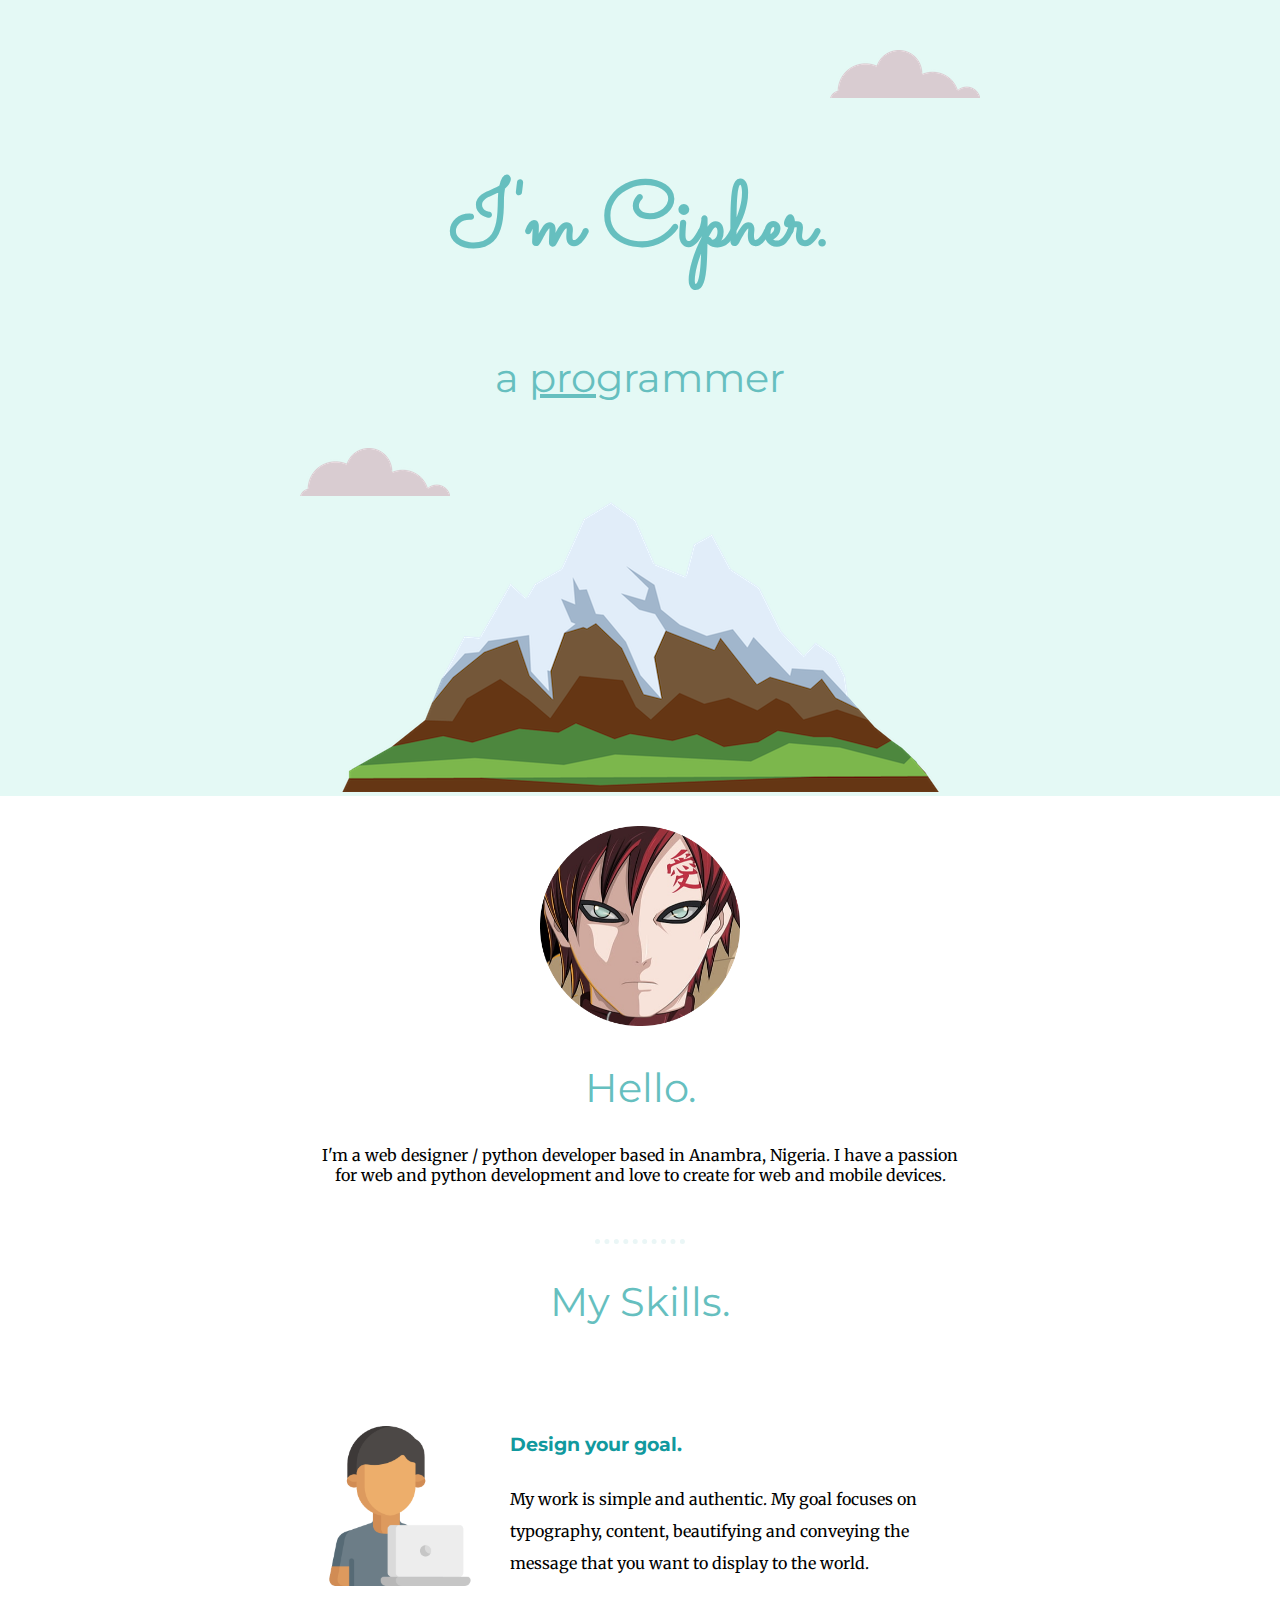
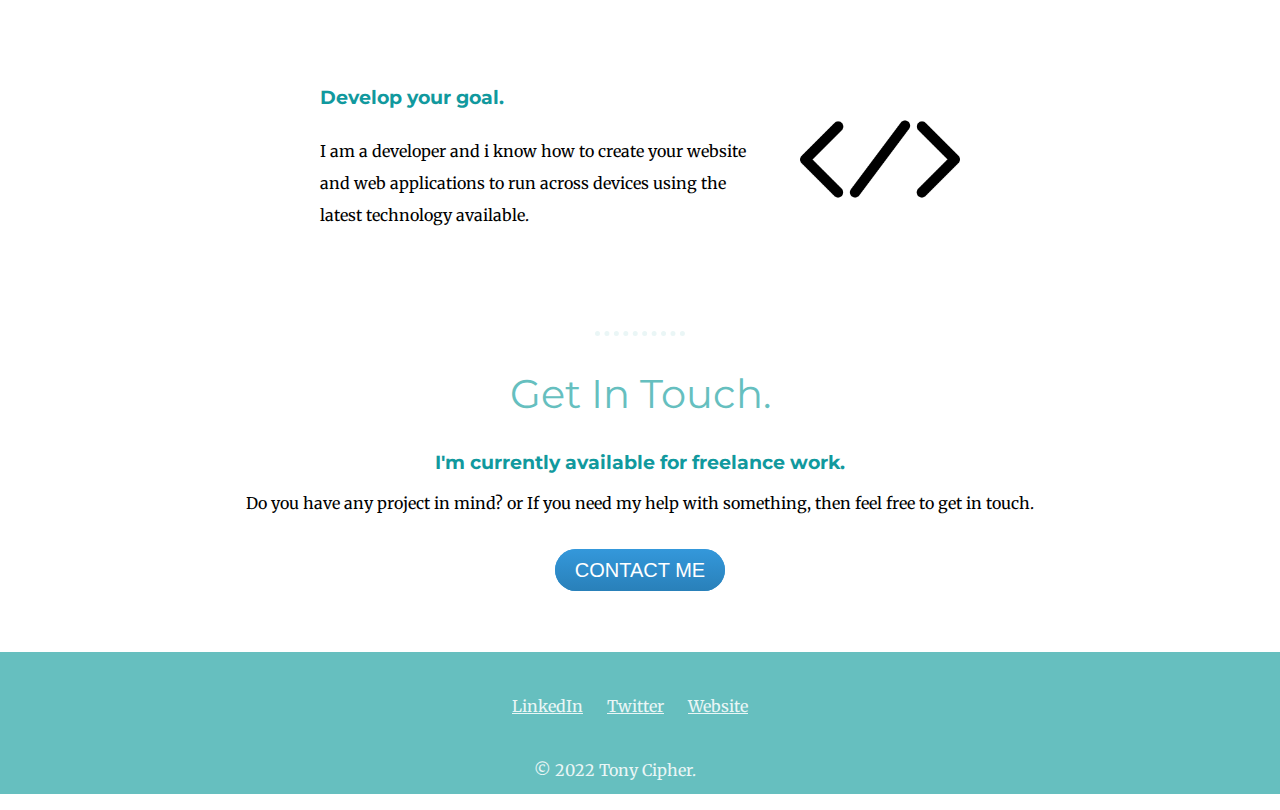
<file: index.html>
<!DOCTYPE html>
<html lang="en">
<head>
    <meta charset="UTF-8">
    <title>CIPHER</title>
    <link rel="stylesheet" href="CSS/styles.css">
    <link rel="icon" href="favicon.ico">
    <link rel="preconnect" href="https://fonts.googleapis.com">
<link rel="preconnect" href="https://fonts.gstatic.com" crossorigin>
<link href="https://fonts.googleapis.com/css2?family=Merriweather&family=Montserrat&family=Sacramento&display=swap" rel="stylesheet">
</head>
<body>
    <div class="top-container">
        <img class="top-cloud" src="images/cloud.png" alt="cloud-img">
        <h1>I'm Cipher.</h1>
        <h2>a <span class="pro">pro</span>grammer</h2>
        <img class="bottom-cloud" src="images/cloud.png" alt="cloud-img">
        <img src="images/mountain.png" alt="mountain-img">
    </div>
    <div class="middle-container">
  <div class="profile">
    <img src="images/gaara.png" alt="profile-img" width="200px;">
    <h2>Hello.</h2>
    <p>I'm a web designer / python developer based in Anambra, Nigeria. I have a passion for web and python development
        and love to create for web and mobile devices.</p>
  </div>
  <hr>
  <div class="skills">
    <h2>My Skills.</h2>
    <div class="skill-row">
      <img class="want" src="images/programmer.png" alt="program-img" width="300px;">
      <h3>Design your goal.</h3>
      <p class="want-text">My work is simple and authentic. My goal focuses on typography, content, beautifying and
          conveying the message that you want to display to the world.</p>
    </div>
    <div class="skill-row">
      <img class="need" src="images/custom-coding.png" alt="html.img" width="300px;">
      <h3>Develop your goal.</h3>
      <p class="need-text">I am a developer and i know how to create your website and web applications to run across devices using
          the latest technology available.</p>
    </div>
  </div>
  <hr>
  <div class="contact-me">
    <h2>Get In Touch.</h2>
    <h3>I'm currently available for freelance work.</h3>
    <p>Do you have any project in mind? or If you need my help with something, then feel free to get in touch.</p>
    <a class="btn" href="mailto:cipherangelmadara@gmail.com">CONTACT ME</a>
  </div>
</div>
    <div class="bottom-container">
  <a class="footer-link" href="https://www.linkedin.com/">LinkedIn</a>
  <a class="footer-link" href="https://twitter.com/">Twitter</a>
  <a class="footer-link" href="https://www.appbrewery.co/">Website</a>
  <p>© 2022 Tony Cipher.</p>
</div>
</body>
</html>
</file>
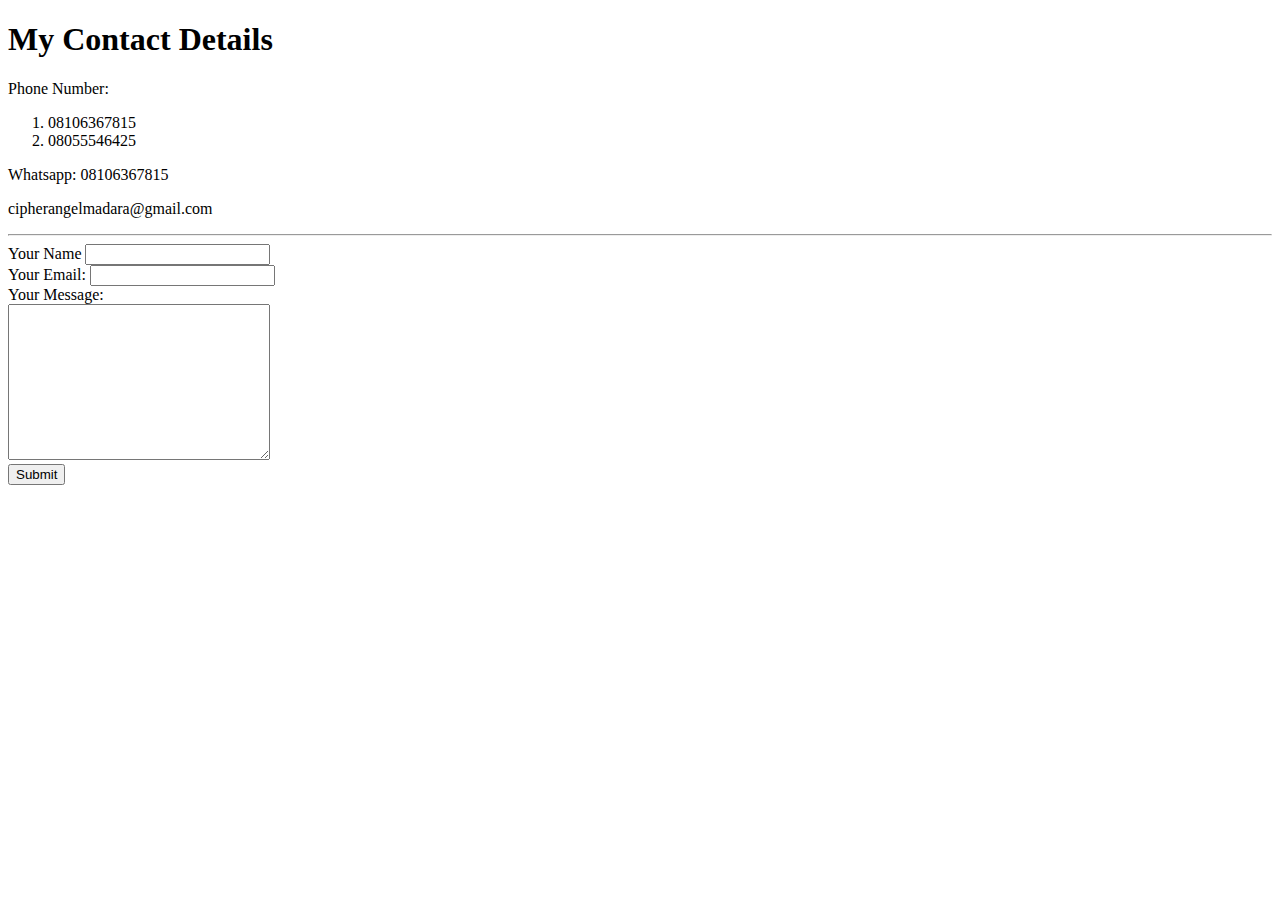
<file: contact.html>
<!DOCTYPE html>
<html lang="en">
<head>
    <meta charset="UTF-8">
    <title>Contact Me</title>
</head>
<body>
<h1>My Contact Details</h1>

<p>Phone Number:</p><ol>
      <li>08106367815</li>
      <li>08055546425</li>
    </ol>
<p>Whatsapp: 08106367815</p>
<p>cipherangelmadara@gmail.com</p>
<hr>

<form action="mailto:cipherangelmadara@gmail.com" method="post" enctype="text/plain">
    <label for="first name">Your Name</label>
    <input type="text" id="first name" name="Your Name"> <br>
    <label for="">Your Email: </label>
    <input type="email" name="email" id=""> <br>
    <label for="">Your Message: </label> <br>
    <textarea name="Your Message" id="message" cols="30" rows="10"></textarea><br>
    <input type="submit" name="" id="info">
</form>
</body>
</html>
</file>
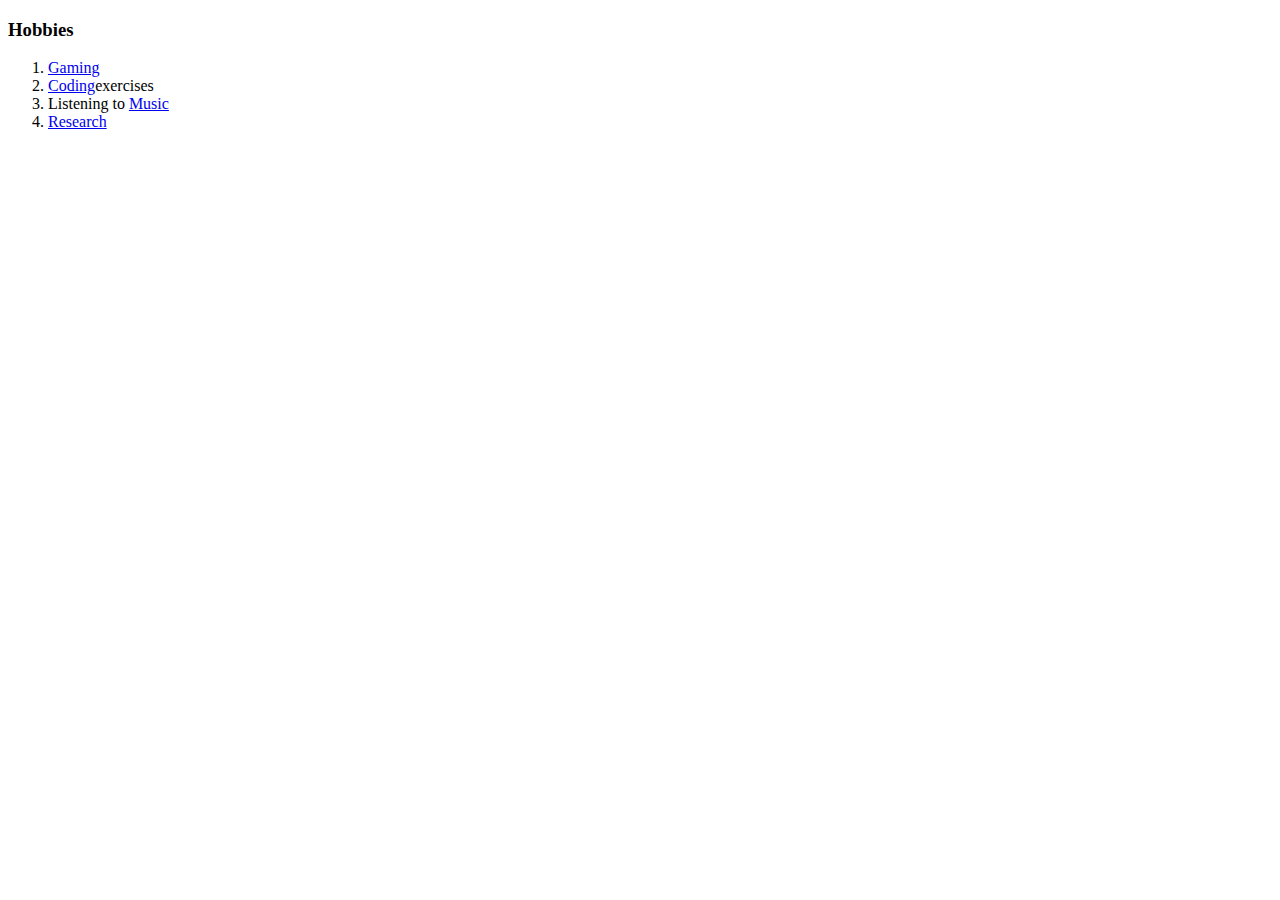
<file: hobbies.html>
<!DOCTYPE html>
<html lang="en">
<head>
    <meta charset="UTF-8">
    <title>MY HOBBIES</title>
</head>
<body>
<h3>Hobbies</h3>
<ol>
    <li><a href="https://oceansofgamess.com/">Gaming</a></li>
    <li><a href="https://www.w3schools.com/">Coding</a>exercises</li>
    <li>Listening to <a href="https://mp3quack.org/">Music</a></li>
    <li><a href="https://www.google.com/">Research</a></li>
</ol>
</body>
</html>
</file>
<file: CSS/styles.css>
h1 {
    font-size: 5.625rem;
    margin-top: 50px auto 0 auto;
    font-family: sacramento, cursive;
    color: #66BFBF;

}

h2 {
    font-family: Montserrat, sans-serif;
    font-size: 2.5rem;
    color: #66BFBF;
    font-weight: normal;
}

h3 {
    font-family: Montserrat, sans-serif;
    color: #11999E
}

a {
    color: #11999E
}
body {
    margin: 0;
    text-align: center;
    font-family: Merriweather, serif;
    color: 40514E

}

.top-container {
    position: relative;
    padding-top: 100px;
    background-color: #E4F9F5;
}

.bottom-container {
    background-color: #66BFBF;
    margin-top: 70px;
    line-height: 3;
    padding-top: 30px;

}

.pro {
    text-decoration: underline;
    font-size: 2.5rem;
}

.bottom-cloud {
    position: absolute;
    left: 300px;
    bottom: 300px;
}

.top-cloud {
    position: absolute;
    right: 300px;
    top: 50px;
}

.skill-row {
    width: 50%;
    margin: 100px auto;
    text-align: left;
    line-height: 2;
}

.want {
    width: 25%;
    float: left;
    padding-right: 30px;
}
.need {
    width: 25%;
    float: right;
    padding-left: 30px;
}

hr {
    border-style: dotted none none none;
    border-width: 5px;
    border-color: #EAF6F6;
    width: 7%
}

.profile {
    width: 50%;
    margin: auto;
    padding: 30px 0;
}

.bottom-container p {
    color: #EAF6F6;
    padding-right: 50px;
}

.btn {
  background: #3498db;
  background-image: -webkit-linear-gradient(top, #3498db, #2980b9);
  background-image: -moz-linear-gradient(top, #3498db, #2980b9);
  background-image: -ms-linear-gradient(top, #3498db, #2980b9);
  background-image: -o-linear-gradient(top, #3498db, #2980b9);
  background-image: linear-gradient(to bottom, #3498db, #2980b9);
  -webkit-border-radius: 28;
  -moz-border-radius: 28;
  border-radius: 28px;
  font-family: Arial;
  color: #ffffff;
  font-size: 20px;
  padding: 10px 20px 10px 20px;
  text-decoration: none;
}

.btn:hover {
  background: #3cb0fd;
  background-image: -webkit-linear-gradient(top, #3cb0fd, #3498db);
  background-image: -moz-linear-gradient(top, #3cb0fd, #3498db);
  background-image: -ms-linear-gradient(top, #3cb0fd, #3498db);
  background-image: -o-linear-gradient(top, #3cb0fd, #3498db);
  background-image: linear-gradient(to bottom, #3cb0fd, #3498db);
  text-decoration: none;
}

.contact-me p {
    padding-bottom: 30px;
}

.footer-link {
    padding-right: 20px;
    color: #EAF6F6;
}
</file>
